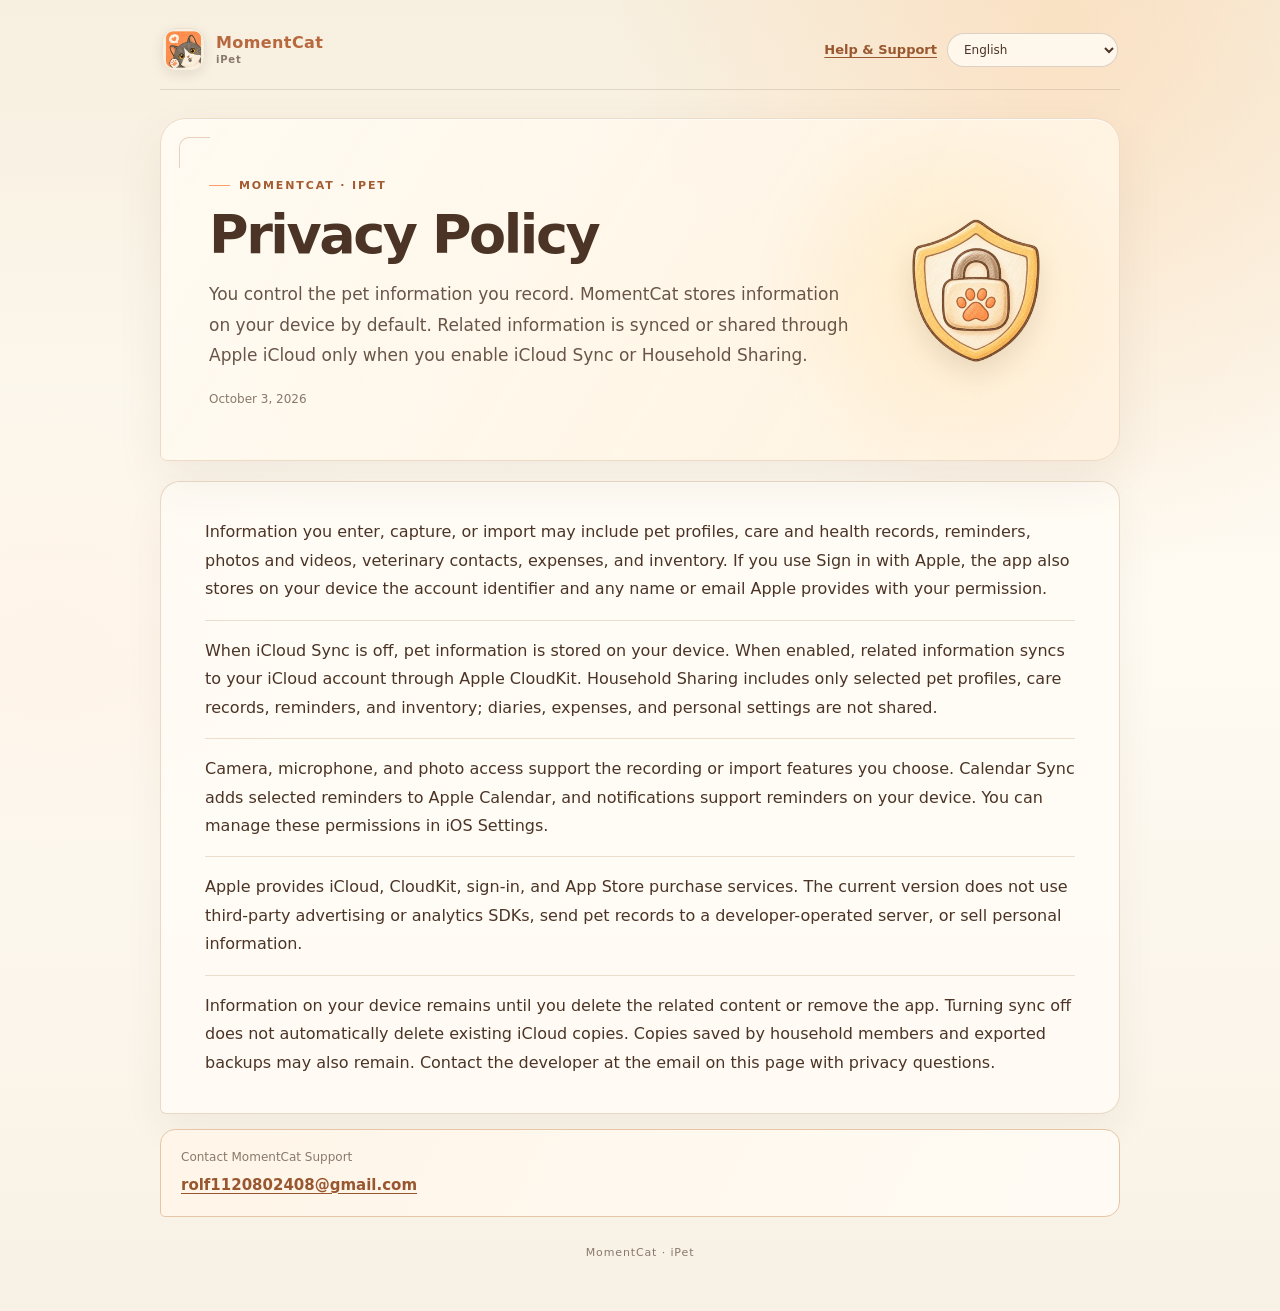
<file: index.html>
<!doctype html>
<html lang="zh-Hans">
<head>
  <meta charset="utf-8">
  <meta name="viewport" content="width=device-width, initial-scale=1">
  <meta name="description" content="喵刻 iPet 隐私政策。">
  <meta name="theme-color" content="#f7efdf">
  <title>隐私政策 · 喵刻 iPet</title>
  <link rel="stylesheet" href="styles.css">
  <script type="module" src="site.js"></script>
</head>
<body data-page="privacy" data-locales-url="locales.json">
  <main class="page-shell">
    <header class="masthead">
      <a class="brand" href="./" aria-label="MomentCat iPet">
        <img class="brand-mark" src="assets/momentcat-app-icon.png" alt="">
        <span class="brand-name"><span lang="en">MomentCat</span><small>iPet</small></span>
      </a>
      <div class="page-controls">
        <a id="related-link" class="related-link" href="support/">帮助与支持</a>
        <label class="sr-only" for="language-picker">Language / 语言</label>
        <select id="language-picker" aria-label="Language / 语言">
          <option value="zh-Hans">简体中文</option>
          <option value="en">English</option>
        </select>
      </div>
    </header>

    <section class="intro-card">
      <div class="intro-copy">
        <p class="eyebrow">MomentCat · iPet</p>
        <h1 id="page-title">隐私政策</h1>
        <p id="page-intro">你记录的宠物资料由你掌握。喵刻默认将资料保存在设备上；只有启用 iCloud 同步或家庭共享后，相关资料才会通过 Apple 的 iCloud 服务同步或分享。</p>
        <time class="updated" id="updated-date" datetime="2026-10-03">2026年10月3日</time>
      </div>
      <img class="hero-art" src="assets/privacy-shield.png" alt="" aria-hidden="true">
    </section>

    <div id="page-content" class="page-content">
      <section class="content-card privacy-copy" aria-label="隐私政策">
        <p>你输入、拍摄或导入的内容可能包括宠物档案、照护与健康记录、提醒、照片和视频、兽医联系人、开支及库存。如果你使用 Apple 登录，应用也会在设备上保存 Apple 提供的账号标识及你授权提供的姓名或邮箱。</p>
        <p>关闭 iCloud 同步时，宠物资料保存在你的设备上。启用后，相关资料会通过 Apple CloudKit 同步到你的 iCloud 账号。家庭共享仅分享所选宠物档案、照护记录、提醒和库存；日记、开支及个人设置不在共享范围内。</p>
        <p>相机、麦克风和照片访问用于你选择的拍摄、录影或导入功能；日历同步会把你选择的提醒写入 Apple 日历，通知用于设备上的提醒。你可以在 iOS 设置中管理这些权限。</p>
        <p>Apple 提供 iCloud、CloudKit、登录和 App Store 购买相关服务。当前版本不使用第三方广告或分析 SDK，不会把宠物记录发送到开发者运营的服务器，也不会出售个人信息。</p>
        <p>设备上的资料会保留到你删除相关内容或移除应用。关闭同步不会自动删除 iCloud 中已有的副本；共享成员已保存的内容、导出的备份也可能继续保留，需要在相应账号或保存位置管理。隐私问题可通过本页支持邮箱联系开发者。</p>
      </section>
      <section class="contact-card">
        <div>
          <p class="contact-label">联系喵刻支持</p>
          <a class="contact-email" href="mailto:rolf1120802408@gmail.com">rolf1120802408@gmail.com</a>
        </div>
      </section>
    </div>

    <footer>MomentCat · iPet</footer>
  </main>
</body>
</html>
</file>
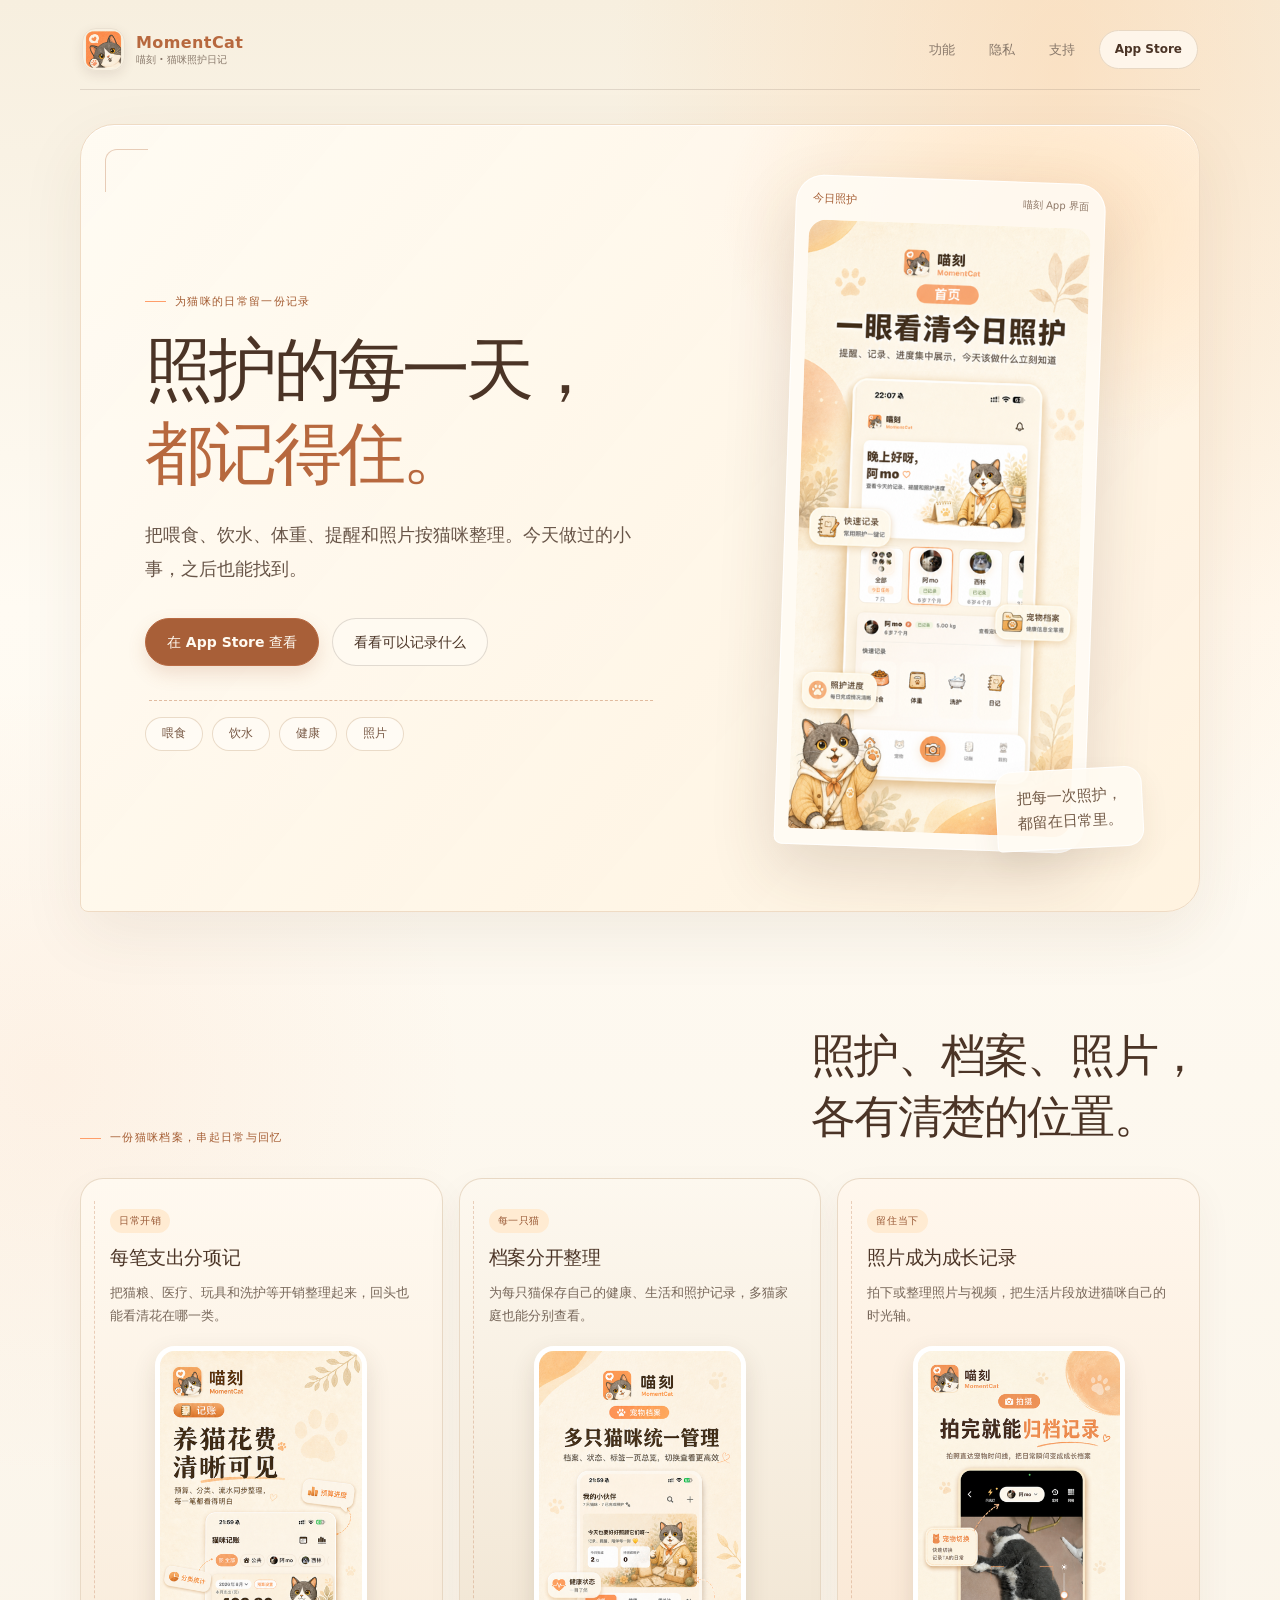
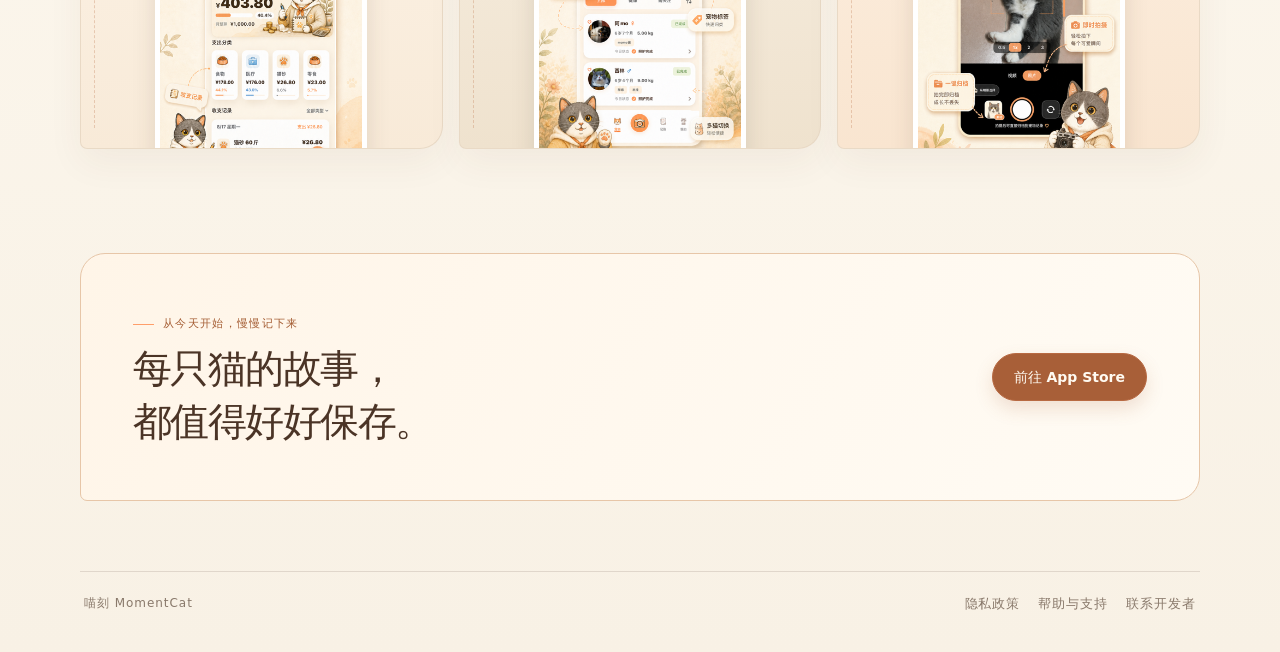
<file: home/index.html>
<!doctype html>
<html lang="zh-Hans">
<head>
  <meta charset="utf-8">
  <meta name="viewport" content="width=device-width, initial-scale=1">
  <meta name="description" content="喵刻 MomentCat 为每只猫整理照护记录、提醒、健康档案、照片与生活片段。">
  <meta name="theme-color" content="#f7efdf">
  <meta property="og:type" content="website">
  <meta property="og:title" content="喵刻 MomentCat · 猫咪照护日记">
  <meta property="og:description" content="把日常照护，和成长回忆记在一起。">
  <meta property="og:url" content="https://littlewhitefrf.github.io/ipet-privacy-policy/home/">
  <link rel="canonical" href="https://littlewhitefrf.github.io/ipet-privacy-policy/home/">
  <title>喵刻 MomentCat · 猫咪照护日记</title>
  <link rel="stylesheet" href="../styles.css">
  <link rel="stylesheet" href="home.css">
</head>
<body>
  <main class="home-shell">
    <header class="masthead home-masthead">
      <a class="brand" href="./" aria-label="喵刻 MomentCat 首页">
        <img class="brand-mark" src="../assets/momentcat-app-icon.png" alt="">
        <span class="brand-name"><span lang="en">MomentCat</span><small>喵刻 · 猫咪照护日记</small></span>
      </a>
      <nav class="home-nav" aria-label="站点导航">
        <a href="#features">功能</a>
        <a href="../?lang=zh-Hans">隐私</a>
        <a href="../support/?lang=zh-Hans">支持</a>
      </nav>
      <a class="home-nav-cta" href="https://apps.apple.com/app/apple-store/id6795150955?pt=129225631&amp;ct=CN-Home-ASO-2026-10&amp;mt=8">App Store</a>
    </header>

    <section class="home-hero" aria-labelledby="home-title">
      <div class="home-hero-copy">
        <p class="eyebrow">为猫咪的日常留一份记录</p>
        <h1 id="home-title">照护的每一天，<br><span>都记得住。</span></h1>
        <p class="home-hero-description">把喂食、饮水、体重、提醒和照片按猫咪整理。今天做过的小事，之后也能找到。</p>
        <div class="home-actions">
          <a class="home-button home-button-primary" href="https://apps.apple.com/app/apple-store/id6795150955?pt=129225631&amp;ct=CN-Home-ASO-2026-10&amp;mt=8">在 App Store 查看</a>
          <a class="home-button home-button-secondary" href="#features">看看可以记录什么</a>
        </div>
        <div class="care-ribbon" aria-label="喵刻支持记录喂食、饮水、健康和照片">
          <span>喂食</span><span>饮水</span><span>健康</span><span>照片</span>
        </div>
      </div>

      <figure class="home-hero-screen">
        <figcaption><span>今日照护</span><span>喵刻 App 界面</span></figcaption>
        <img src="assets/appstore-home-1_1_2.png" alt="喵刻 App 今日照护页面，集中显示照护记录、猫咪档案和进度。" width="370" height="800" fetchpriority="high">
      </figure>
      <div class="home-note" aria-hidden="true">把每一次照护，<br>都留在日常里。</div>
    </section>

    <section class="home-features" id="features" aria-labelledby="features-title">
      <div class="home-section-heading">
        <p class="eyebrow">一份猫咪档案，串起日常与回忆</p>
        <h2 id="features-title">照护、档案、照片，<br>各有清楚的位置。</h2>
      </div>

      <div class="feature-grid">
        <article class="feature-card feature-card-ledger">
          <div class="feature-card-copy">
            <p class="feature-label">日常开销</p>
            <h3>每笔支出分项记</h3>
            <p>把猫粮、医疗、玩具和洗护等开销整理起来，回头也能看清花在哪一类。</p>
          </div>
          <img src="assets/appstore-ledger-1_1_2.png" alt="喵刻账本页面截图，可查看猫咪日常开销分类。" width="370" height="800" loading="lazy">
        </article>

        <article class="feature-card feature-card-pets">
          <div class="feature-card-copy">
            <p class="feature-label">每一只猫</p>
            <h3>档案分开整理</h3>
            <p>为每只猫保存自己的健康、生活和照护记录，多猫家庭也能分别查看。</p>
          </div>
          <img src="assets/appstore-pets-1_1_2.png" alt="喵刻多猫档案列表截图。" width="370" height="800" loading="lazy">
        </article>

        <article class="feature-card feature-card-memory">
          <div class="feature-card-copy">
            <p class="feature-label">留住当下</p>
            <h3>照片成为成长记录</h3>
            <p>拍下或整理照片与视频，把生活片段放进猫咪自己的时光轴。</p>
          </div>
          <img src="assets/appstore-camera-1_1_2.png" alt="喵刻相机页面截图，可拍摄并归档猫咪的日常照片。" width="370" height="800" loading="lazy">
        </article>
      </div>
    </section>

    <section class="home-cta" aria-labelledby="cta-title">
      <div>
        <p class="eyebrow">从今天开始，慢慢记下来</p>
        <h2 id="cta-title">每只猫的故事，<br>都值得好好保存。</h2>
      </div>
      <a class="home-button home-button-primary" href="https://apps.apple.com/app/apple-store/id6795150955?pt=129225631&amp;ct=CN-Home-ASO-2026-10&amp;mt=8">前往 App Store</a>
    </section>

    <footer class="home-footer">
      <span>喵刻 MomentCat</span>
      <nav aria-label="页脚导航">
        <a href="../?lang=zh-Hans">隐私政策</a>
        <a href="../support/?lang=zh-Hans">帮助与支持</a>
        <a href="mailto:rolf1120802408@gmail.com?subject=MomentCat%20iPet%20Support">联系开发者</a>
      </nav>
    </footer>
  </main>
</body>
</html>
</file>
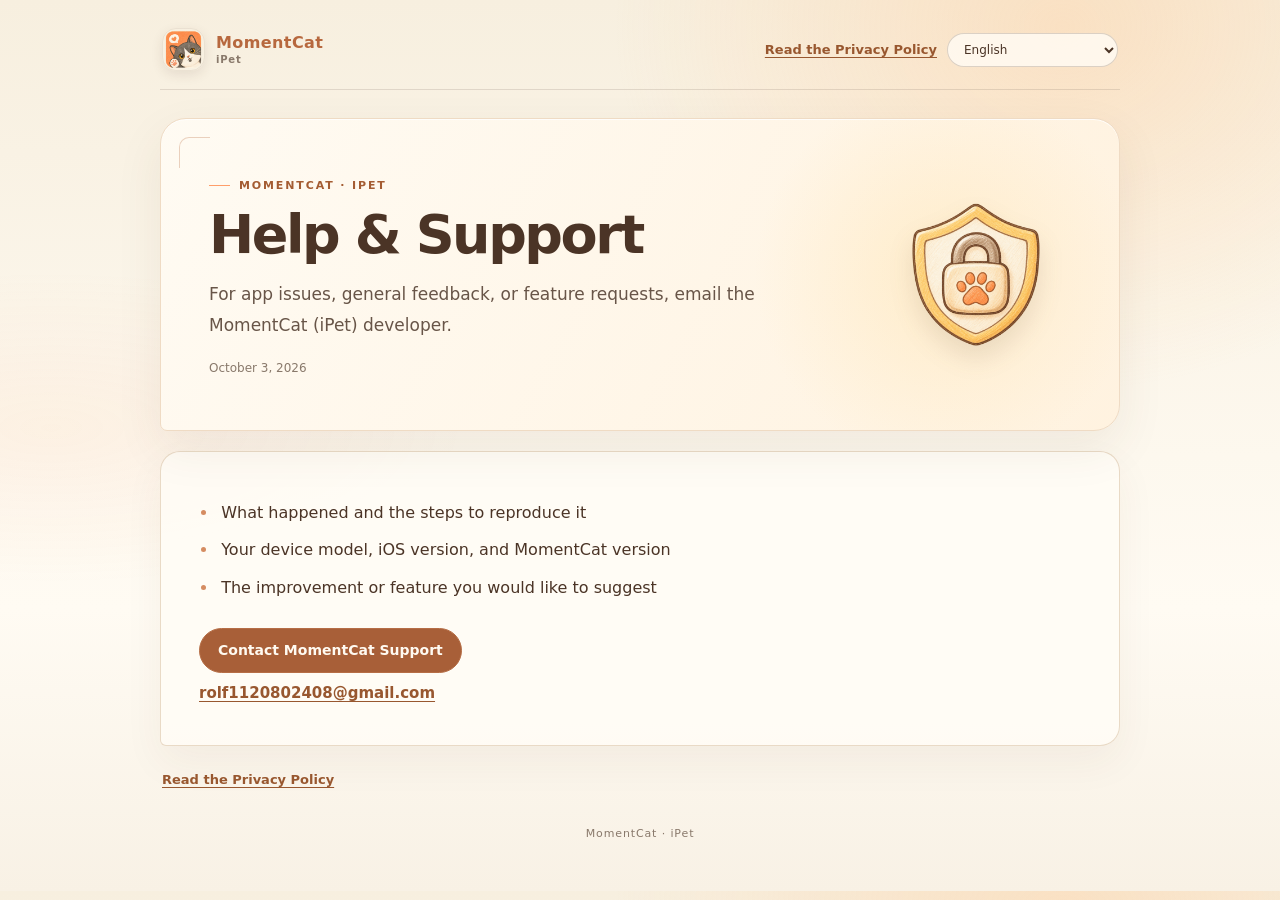
<file: support/index.html>
<!doctype html>
<html lang="zh-Hans">
<head>
  <meta charset="utf-8">
  <meta name="viewport" content="width=device-width, initial-scale=1">
  <meta name="description" content="喵刻 iPet 帮助与支持。">
  <meta name="theme-color" content="#f7efdf">
  <title>帮助与支持 · 喵刻 iPet</title>
  <link rel="stylesheet" href="../styles.css">
  <script type="module" src="../site.js"></script>
</head>
<body data-page="support" data-locales-url="../locales.json">
  <main class="page-shell">
    <header class="masthead">
      <a class="brand" href="../" aria-label="MomentCat iPet">
        <img class="brand-mark" src="../assets/momentcat-app-icon.png" alt="">
        <span class="brand-name"><span lang="en">MomentCat</span><small>iPet</small></span>
      </a>
      <div class="page-controls">
        <a id="related-link" class="related-link" href="../">隐私政策</a>
        <label class="sr-only" for="language-picker">Language / 语言</label>
        <select id="language-picker" aria-label="Language / 语言">
          <option value="zh-Hans">简体中文</option>
          <option value="en">English</option>
        </select>
      </div>
    </header>

    <section class="intro-card support-intro-card">
      <div class="intro-copy">
        <p class="eyebrow">MomentCat · iPet</p>
        <h1 id="page-title">帮助与支持</h1>
        <p id="page-intro">如果你遇到应用问题、想提供反馈或提出功能建议，请给喵刻（iPet）开发者发送邮件。</p>
        <time class="updated" id="updated-date" datetime="2026-10-03">2026年10月3日</time>
      </div>
      <img class="hero-art" src="../assets/privacy-shield.png" alt="" aria-hidden="true">
    </section>

    <div id="page-content" class="page-content">
      <section class="content-card support-copy">
        <ul class="support-details">
          <li>遇到的问题及复现步骤</li>
          <li>设备型号、iOS 版本和喵刻版本</li>
          <li>你希望改进的内容或建议</li>
        </ul>
        <div class="support-contact">
          <a class="support-button" href="mailto:rolf1120802408@gmail.com?subject=MomentCat%20iPet%20Support">联系喵刻支持</a>
          <a class="contact-email support-address" href="mailto:rolf1120802408@gmail.com">rolf1120802408@gmail.com</a>
        </div>
      </section>
      <a class="privacy-link" href="../">查看隐私政策</a>
    </div>

    <footer>MomentCat · iPet</footer>
  </main>
</body>
</html>
</file>
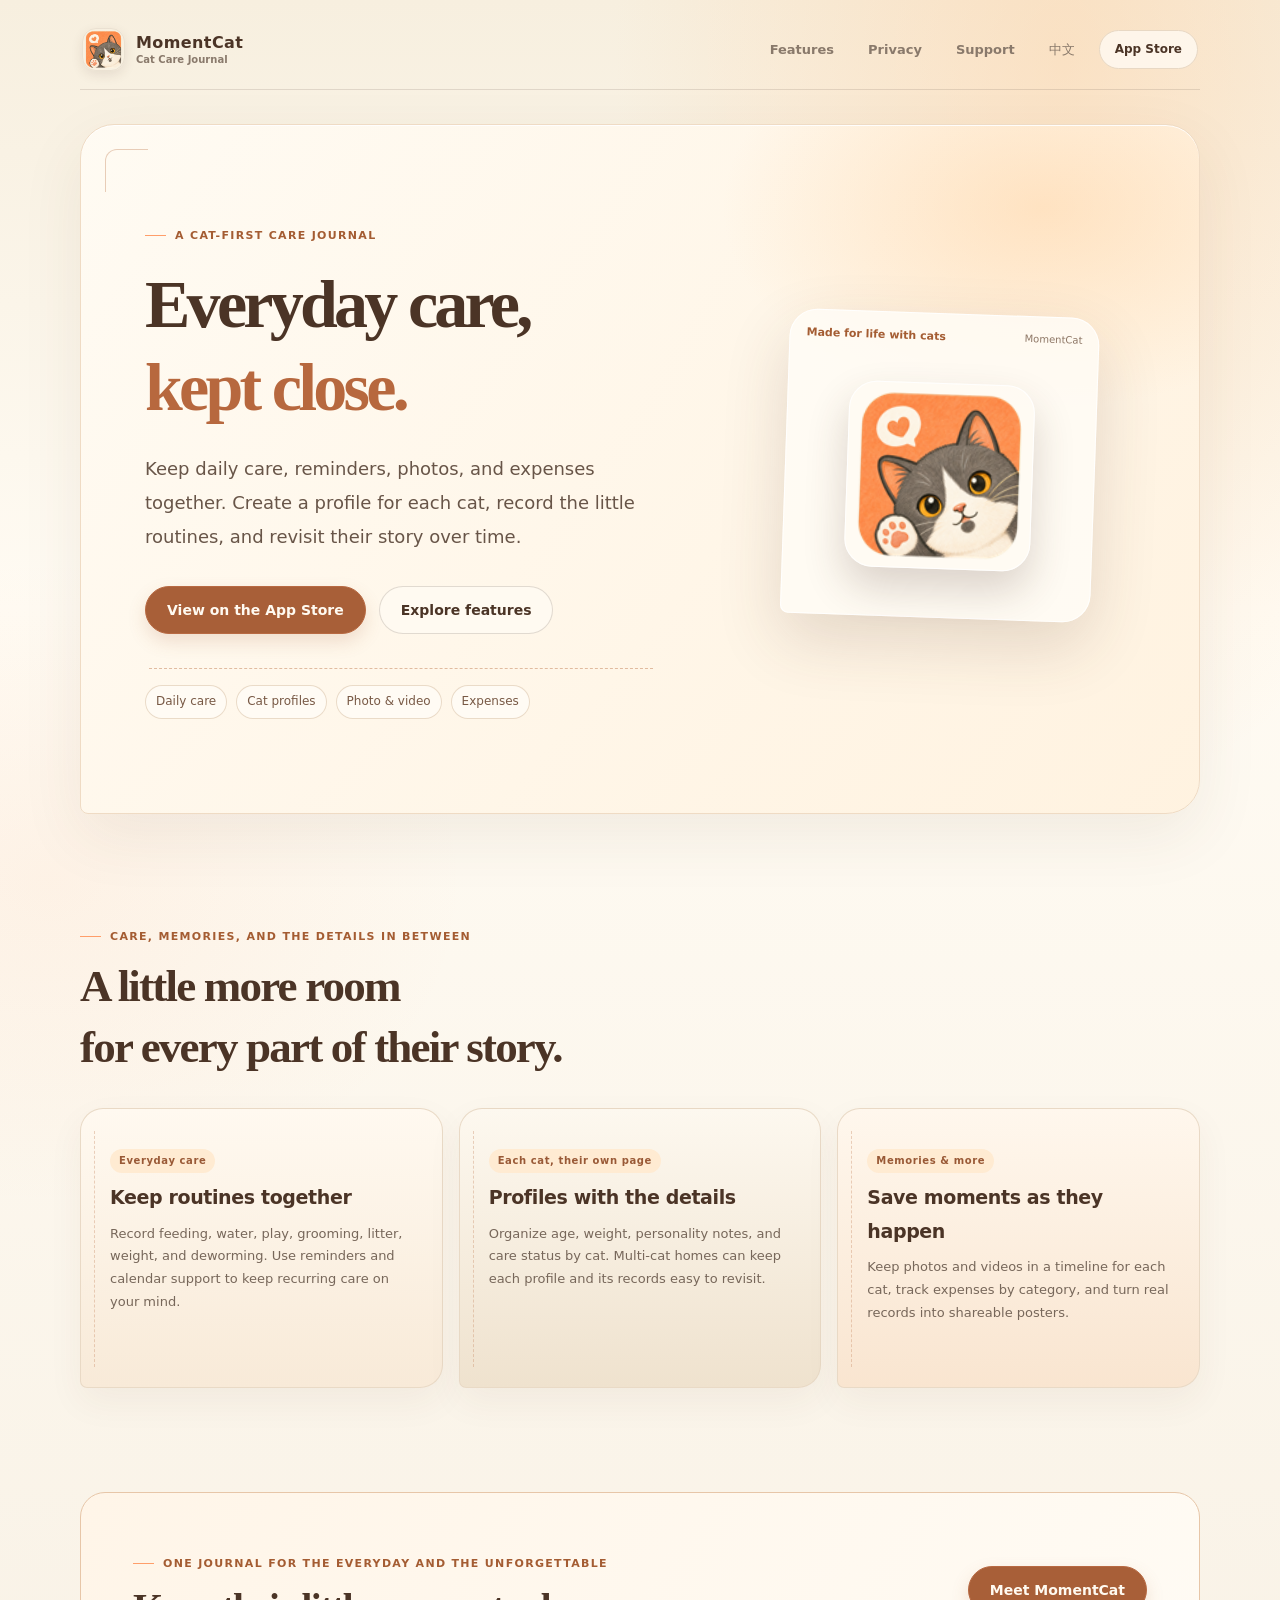
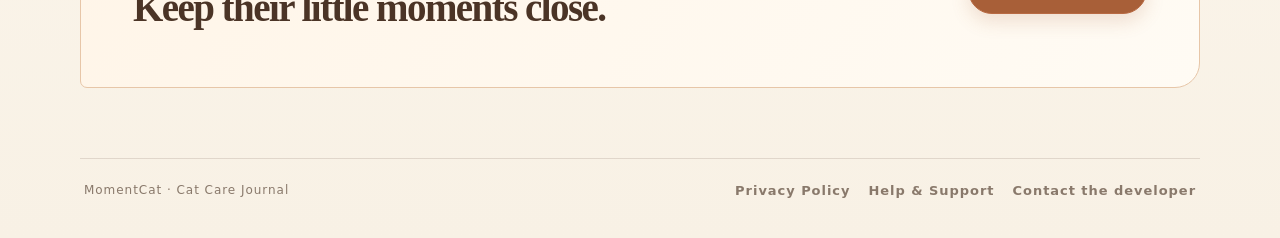
<file: home/en/index.html>
<!doctype html>
<html lang="en">
<head>
  <meta charset="utf-8">
  <meta name="viewport" content="width=device-width, initial-scale=1">
  <meta name="description" content="Keep your cat's daily care, reminders, photos, health notes, and expenses together with MomentCat, a cat-first care journal.">
  <meta name="theme-color" content="#f7efdf">
  <meta property="og:type" content="website">
  <meta property="og:title" content="MomentCat · Cat Care Journal">
  <meta property="og:description" content="Everyday care, memories, and the little details of life with your cat — together in one journal.">
  <meta property="og:url" content="https://littlewhitefrf.github.io/ipet-privacy-policy/home/en/">
  <link rel="canonical" href="https://littlewhitefrf.github.io/ipet-privacy-policy/home/en/">
  <title>MomentCat · Cat Care Journal</title>
  <link rel="stylesheet" href="../../styles.css">
  <link rel="stylesheet" href="../home.css">
  <link rel="stylesheet" href="home-en.css">
</head>
<body>
  <main class="home-shell">
    <header class="masthead home-masthead">
      <a class="brand" href="./" aria-label="MomentCat home">
        <img class="brand-mark" src="../../assets/momentcat-app-icon.png" alt="">
        <span class="brand-name">MomentCat<small>Cat Care Journal</small></span>
      </a>
      <nav class="home-nav" aria-label="Site navigation">
        <a href="#features">Features</a>
        <a href="../../?lang=en">Privacy</a>
        <a href="../../support/?lang=en">Support</a>
        <a href="../?lang=zh-Hans" lang="zh-Hans">中文</a>
      </nav>
      <a class="home-nav-cta" href="https://apps.apple.com/app/apple-store/id6795150955?pt=129225631&amp;ct=US-Home-ASO-2026-10&amp;mt=8">App Store</a>
    </header>

    <section class="home-hero" aria-labelledby="home-title">
      <div class="home-hero-copy">
        <p class="eyebrow">A cat-first care journal</p>
        <h1 id="home-title">Everyday care,<br><span>kept close.</span></h1>
        <p class="home-hero-description">Keep daily care, reminders, photos, and expenses together. Create a profile for each cat, record the little routines, and revisit their story over time.</p>
        <div class="home-actions">
          <a class="home-button home-button-primary" href="https://apps.apple.com/app/apple-store/id6795150955?pt=129225631&amp;ct=US-Home-ASO-2026-10&amp;mt=8">View on the App Store</a>
          <a class="home-button home-button-secondary" href="#features">Explore features</a>
        </div>
        <div class="care-ribbon" aria-label="Care journal features">
          <span>Daily care</span><span>Cat profiles</span><span>Photo &amp; video</span><span>Expenses</span>
        </div>
      </div>

      <figure class="home-hero-screen">
        <figcaption><span>Made for life with cats</span><span>MomentCat</span></figcaption>
        <img src="../../assets/momentcat-app-icon.png" alt="MomentCat app icon, a cat on a warm orange background" width="1024" height="1024" fetchpriority="high">
      </figure>
    </section>

    <section class="home-features" id="features" aria-labelledby="features-title">
      <div class="home-section-heading">
        <div>
          <p class="eyebrow">Care, memories, and the details in between</p>
          <h2 id="features-title">A little more room<br>for every part of their story.</h2>
        </div>
      </div>

      <div class="feature-grid">
        <article class="feature-card feature-card-ledger">
          <div class="feature-card-copy">
            <p class="feature-label">Everyday care</p>
            <h3>Keep routines together</h3>
            <p>Record feeding, water, play, grooming, litter, weight, and deworming. Use reminders and calendar support to keep recurring care on your mind.</p>
          </div>
        </article>

        <article class="feature-card feature-card-pets">
          <div class="feature-card-copy">
            <p class="feature-label">Each cat, their own page</p>
            <h3>Profiles with the details</h3>
            <p>Organize age, weight, personality notes, and care status by cat. Multi-cat homes can keep each profile and its records easy to revisit.</p>
          </div>
        </article>

        <article class="feature-card feature-card-memory">
          <div class="feature-card-copy">
            <p class="feature-label">Memories &amp; more</p>
            <h3>Save moments as they happen</h3>
            <p>Keep photos and videos in a timeline for each cat, track expenses by category, and turn real records into shareable posters.</p>
          </div>
        </article>
      </div>
    </section>

    <section class="home-cta" aria-labelledby="cta-title">
      <div>
        <p class="eyebrow">One journal for the everyday and the unforgettable</p>
        <h2 id="cta-title">Keep their little moments close.</h2>
      </div>
      <a class="home-button home-button-primary" href="https://apps.apple.com/app/apple-store/id6795150955?pt=129225631&amp;ct=US-Home-ASO-2026-10&amp;mt=8">Meet MomentCat</a>
    </section>

    <footer class="home-footer">
      <span>MomentCat · Cat Care Journal</span>
      <nav aria-label="Footer navigation">
        <a href="../../?lang=en">Privacy Policy</a>
        <a href="../../support/?lang=en">Help &amp; Support</a>
        <a href="mailto:rolf1120802408@gmail.com?subject=MomentCat%20Support">Contact the developer</a>
      </nav>
    </footer>
  </main>
</body>
</html>
</file>
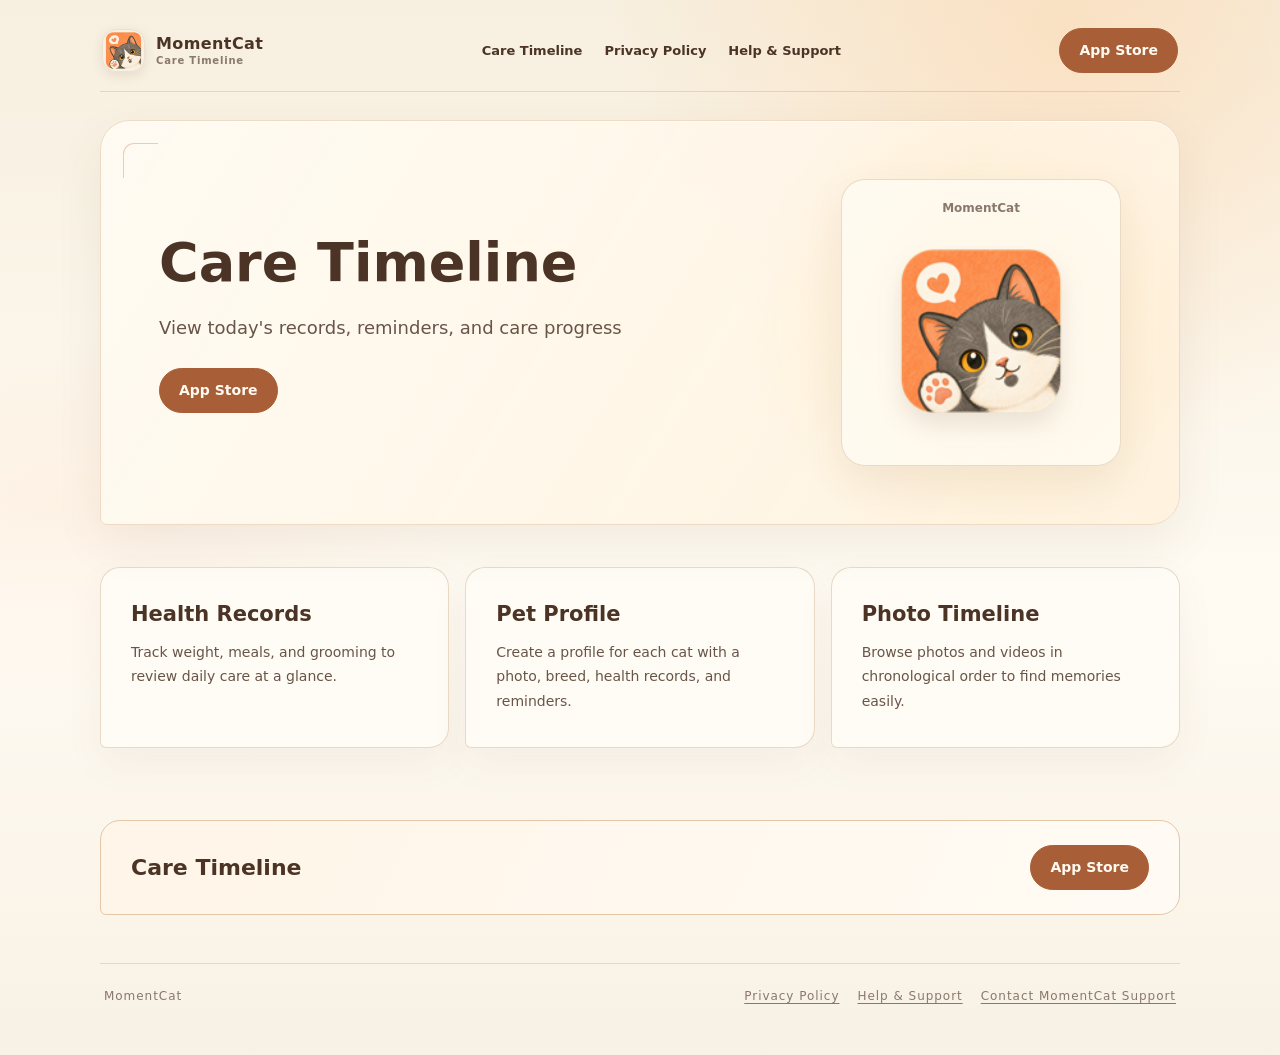
<file: home/international/index.html>
<!doctype html>
<html lang="en">
<head>
  <meta charset="utf-8">
  <meta name="viewport" content="width=device-width, initial-scale=1">
  <meta name="description" content="View today's records, reminders, and care progress.">
  <meta name="theme-color" content="#f7efdf">
  <meta property="og:type" content="website">
  <meta property="og:title" content="MomentCat · Care Timeline">
  <meta property="og:description" content="View today's records, reminders, and care progress.">
  <meta property="og:url" content="https://littlewhitefrf.github.io/ipet-privacy-policy/home/international/">
  <link rel="canonical" href="https://littlewhitefrf.github.io/ipet-privacy-policy/home/international/">
  <title>MomentCat · Care Timeline</title>
  <link rel="stylesheet" href="../../styles.css">
  <link rel="stylesheet" href="../../home.css">
  <link rel="stylesheet" href="international.css">
</head>
<body>
  <main class="home-shell home-international">
    <header class="masthead home-masthead">
      <a class="brand" href="./" aria-label="MomentCat">
        <img class="brand-mark" src="../../assets/momentcat-app-icon.png" alt="">
        <span class="brand-name">MomentCat<small id="brand-tagline">Care Timeline</small></span>
      </a>
      <nav class="home-nav">
        <a href="#features" id="features-link">Care Timeline</a>
        <a href="../../?lang=en" id="privacy-link">Privacy</a>
        <a href="../../support/?lang=en" id="support-link">Help &amp; Support</a>
      </nav>
      <a class="home-nav-cta" data-app-store href="https://apps.apple.com/app/apple-store/id6795150955">App Store</a>
    </header>

    <section class="home-hero" aria-labelledby="home-title">
      <div class="home-hero-copy">
        <h1 id="home-title">Care Timeline</h1>
        <p class="home-hero-description" id="home-description">View today's records, reminders, and care progress.</p>
        <div class="home-actions">
          <a class="home-button home-button-primary" data-app-store href="https://apps.apple.com/app/apple-store/id6795150955">App Store</a>
        </div>
      </div>

      <figure class="home-hero-screen">
        <figcaption><span>MomentCat</span></figcaption>
        <img src="../../assets/momentcat-app-icon.png" alt="" width="1024" height="1024" fetchpriority="high">
      </figure>
    </section>

    <section class="home-features" id="features" aria-label="Care features">
      <div class="feature-grid">
        <article class="feature-card feature-card-ledger">
          <div class="feature-card-copy">
            <h2 id="feature-health-title">Health Records</h2>
            <p id="feature-health-description">Track weight, meals, and grooming to read daily status more easily.</p>
          </div>
        </article>

        <article class="feature-card feature-card-pets">
          <div class="feature-card-copy">
            <h2 id="feature-profile-title">Pet Profile</h2>
            <p id="feature-profile-description">Add a photo, breed, health records, and reminder settings for each cat.</p>
          </div>
        </article>

        <article class="feature-card feature-card-memory">
          <div class="feature-card-copy">
            <h2 id="feature-timeline-title">Photo Timeline</h2>
            <p id="feature-timeline-description">Photos and videos are saved by date so memories stay easy to find.</p>
          </div>
        </article>
      </div>
    </section>

    <section class="home-cta" aria-labelledby="cta-title">
      <div>
        <h2 id="cta-title">Care Timeline</h2>
      </div>
      <a class="home-button home-button-primary" data-app-store href="https://apps.apple.com/app/apple-store/id6795150955">App Store</a>
    </section>

    <footer class="home-footer">
      <span>MomentCat</span>
      <nav>
        <a id="footer-privacy-link" href="../../?lang=en">Privacy Policy</a>
        <a id="footer-support-link" href="../../support/?lang=en">Help &amp; Support</a>
        <a id="contact-link" href="mailto:rolf1120802408@gmail.com?subject=MomentCat%20Support">Contact support</a>
      </nav>
    </footer>
  </main>
  <script type="module" src="./home.js"></script>
</body>
</html>
</file>
<file: styles.css>
:root {
  color-scheme: light;
  --paper: #f7efdf;
  --paper-light: #fffbf3;
  --paper-warm: #fff2df;
  --ink: #4b3426;
  --muted: #89796b;
  --line: #e8d8c4;
  --peach: #ff9e6a;
  --caramel: #c98d67;
  font-family: -apple-system, BlinkMacSystemFont, "PingFang SC", "Hiragino Sans GB", "Microsoft YaHei", system-ui, sans-serif;
  font-synthesis: none;
  text-rendering: optimizeLegibility;
  scroll-behavior: smooth;
}

* { box-sizing: border-box; }
body {
  margin: 0;
  color: var(--ink);
  background:
    radial-gradient(ellipse at 83% 3%, rgba(255, 196, 139, .34), transparent 28rem),
    radial-gradient(ellipse at 4% 48%, rgba(255, 158, 106, .08), transparent 26rem),
    linear-gradient(180deg, var(--paper) 0%, var(--paper-light) 38rem, #f8f1e5 100%);
  line-height: 1.78;
}

a { color: #98572f; text-underline-offset: .22em; }
a:hover { color: #6e3d23; }
a:focus-visible, select:focus-visible { outline: 3px solid var(--peach); outline-offset: 4px; border-radius: 5px; }
.page-shell { width: min(100% - 48px, 960px); margin: 0 auto; padding: 24px 0 48px; }
.masthead { display: flex; align-items: center; justify-content: space-between; gap: 18px; padding: 4px 2px 18px; border-bottom: 1px solid rgba(137, 121, 107, .22); }
.brand { display: flex; align-items: center; gap: 11px; min-width: 0; color: var(--ink); text-decoration: none; }
.brand-mark { width: 43px; height: 43px; flex: 0 0 auto; border: 1px solid rgba(75, 52, 38, .08); border-radius: 14px; box-shadow: 0 4px 12px rgba(75, 52, 38, .1); }
.brand-name { font-size: 16px; font-weight: 760; letter-spacing: .025em; line-height: 1.3; }
.brand-name span { color: #b7683e; font-weight: 600; }
.brand-name small { display: block; color: var(--muted); font-size: 10px; font-weight: 550; letter-spacing: .08em; }
.page-controls { display: flex; align-items: center; gap: 10px; }
.related-link { font-size: 13px; font-weight: 650; }
select { max-width: min(48vw, 230px); padding: 8px 30px 8px 12px; border: 1px solid rgba(137, 121, 107, .3); border-radius: 999px; color: var(--ink); background: rgba(255, 251, 243, .85); font: inherit; font-size: 12px; }
.intro-card { position: relative; display: grid; grid-template-columns: minmax(0, 1fr) 190px; align-items: center; gap: 28px; min-height: 245px; margin: 28px 0 20px; padding: clamp(27px, 5vw, 48px); overflow: hidden; border: 1px solid #efdbc4; border-radius: 26px 26px 26px 7px; background: radial-gradient(circle at 82% 50%, rgba(255, 225, 166, .42), transparent 12rem), linear-gradient(122deg, rgba(255, 251, 243, .98), rgba(255, 242, 223, .95)); box-shadow: 0 18px 48px rgba(87, 60, 40, .08), inset 0 1px rgba(255, 255, 255, .8); }
.intro-card::before { position: absolute; top: 18px; left: 18px; width: 30px; height: 30px; border-top: 1px solid rgba(201, 141, 103, .38); border-left: 1px solid rgba(201, 141, 103, .38); border-radius: 10px 0 0; content: ""; }
.intro-copy { position: relative; z-index: 1; }
.eyebrow { display: inline-flex; align-items: center; gap: 9px; margin: 0; color: #a45c32; font-size: 11px; font-weight: 750; letter-spacing: .17em; text-transform: uppercase; }
.eyebrow::before { width: 21px; height: 1px; background: var(--peach); content: ""; }
h1 { max-width: 14em; margin: 9px 0 13px; font-size: clamp(34px, 6vw, 54px); line-height: 1.14; letter-spacing: -.045em; hyphens: auto; overflow-wrap: anywhere; }
.intro-copy > p:not(.eyebrow) { max-width: 670px; margin: 0; color: #685548; font-size: clamp(15px, 2vw, 17px); line-height: 1.8; }
.updated { display: inline-flex; margin-top: 18px; color: var(--muted); font-size: 12px; }
.hero-art { position: relative; z-index: 1; display: block; width: min(100%, 180px); justify-self: center; filter: drop-shadow(0 13px 12px rgba(91, 62, 40, .12)); }
.page-content { display: grid; gap: 15px; }
.content-card { border: 1px solid rgba(232, 216, 196, .95); border-radius: 20px 20px 20px 6px; background: rgba(255, 252, 246, .9); box-shadow: 0 16px 40px rgba(87, 60, 40, .055); }
.privacy-copy { padding: clamp(22px, 4vw, 36px) clamp(22px, 5vw, 44px); }
.privacy-copy p { margin: 0; padding: 16px 0; border-bottom: 1px solid rgba(232, 216, 196, .8); }
.privacy-copy p:first-child { padding-top: 0; }
.privacy-copy p:last-child { padding-bottom: 0; border-bottom: 0; }
.contact-card { display: flex; flex-wrap: wrap; align-items: center; justify-content: space-between; gap: 10px 20px; padding: 17px 20px; border: 1px solid #e7c6a8; border-radius: 15px 15px 15px 5px; background: linear-gradient(115deg, #fff5e8, #fffbf4); }
.contact-label { margin: 0; color: var(--muted); font-size: 12px; }
.contact-email { display: inline-block; margin-top: 3px; font-size: 15px; font-weight: 720; overflow-wrap: anywhere; }
.support-copy { padding: clamp(24px, 4vw, 38px); }
.support-details { margin: 0; padding-inline-start: 1.2em; }
.support-details li { margin: 9px 0; padding-inline-start: 3px; }
.support-details li::marker { color: #d58c61; }
.support-contact { display: grid; justify-items: start; gap: 7px; margin-top: 26px; }
.support-button { display: inline-flex; align-items: center; justify-content: center; min-height: 44px; padding: 9px 18px; border: 1px solid #b66e46; border-radius: 999px; color: #fffaf1; background: #a85f38; font-size: 14px; font-weight: 720; text-decoration: none; }
.support-button:hover { color: #fff; background: #874724; }
.support-address { margin-top: 0; }
.privacy-link { justify-self: start; padding: 7px 2px; font-size: 13px; font-weight: 650; }
footer { padding: 26px 4px 0; color: var(--muted); font-size: 11px; letter-spacing: .08em; text-align: center; }
.sr-only { position: absolute; width: 1px; height: 1px; padding: 0; margin: -1px; overflow: hidden; clip: rect(0, 0, 0, 0); white-space: nowrap; border: 0; }

html[dir="rtl"] .eyebrow::before { order: 1; }
html[dir="rtl"] .privacy-copy, html[dir="rtl"] .support-copy { text-align: right; }
html[dir="rtl"] .support-details { padding-inline-start: 0; padding-inline-end: 1.2em; }

@media (max-width: 640px) {
  .page-shell { width: min(100% - 24px, 560px); padding-top: 13px; }
  .masthead { align-items: flex-start; gap: 8px; padding-bottom: 13px; }
  .brand { gap: 8px; }
  .brand-mark { width: 37px; height: 37px; border-radius: 11px; }
  .brand-name { font-size: 14px; }
  .page-controls { align-items: flex-end; flex-direction: column-reverse; gap: 5px; }
  .related-link { font-size: 11px; }
  select { max-width: 54vw; padding: 6px 25px 6px 9px; font-size: 11px; }
  .intro-card { grid-template-columns: minmax(0, 1fr) 86px; gap: 5px; min-height: 0; margin: 16px 0 14px; padding: 24px 17px 20px; border-radius: 20px 20px 20px 5px; }
  .intro-card::before { top: 10px; left: 10px; width: 22px; height: 22px; }
  .eyebrow { gap: 6px; font-size: 9px; letter-spacing: .13em; }
  .eyebrow::before { width: 14px; }
  h1 { margin: 8px 0; font-size: clamp(30px, 9vw, 39px); }
  .intro-copy > p:not(.eyebrow) { font-size: 13px; line-height: 1.72; }
  .updated { margin-top: 12px; font-size: 10px; }
  .hero-art { width: 86px; }
  .content-card { border-radius: 16px 16px 16px 5px; }
  .privacy-copy { padding: 19px 17px; }
  .privacy-copy p, .support-details li { font-size: 13px; }
  .privacy-copy p { padding: 13px 0; }
  .support-copy { padding: 21px 18px; }
  .contact-card { align-items: flex-start; padding: 14px; }
  .contact-email { font-size: 13px; }
}

@media (prefers-reduced-motion: reduce) {
  :root { scroll-behavior: auto; }
  *, *::before, *::after { transition-duration: .01ms !important; animation-duration: .01ms !important; animation-iteration-count: 1 !important; }
}
</file>
<file: home/home.css>
.home-shell { width: min(100% - 48px, 1120px); margin: 0 auto; padding: 24px 0 36px; }
.home-masthead { gap: 24px; }
.home-masthead .brand-name small { letter-spacing: 0; }
.home-nav { display: flex; align-items: center; gap: clamp(16px, 3vw, 34px); margin-left: auto; }
.home-nav a, .home-footer a { color: var(--muted); font-size: 13px; font-weight: 650; text-decoration: none; }
.home-nav a:hover, .home-footer a:hover { color: var(--ink); }
.home-nav-cta { padding: 8px 15px; border: 1px solid var(--line); border-radius: 999px; color: var(--ink); background: rgba(255, 251, 243, .8); font-size: 12px; font-weight: 700; text-decoration: none; }
.home-nav-cta:hover { background: #fff; }
.home-hero { position: relative; display: grid; grid-template-columns: minmax(0, 1fr) minmax(280px, 390px); align-items: center; gap: clamp(28px, 7vw, 88px); min-height: 690px; padding: 54px clamp(22px, 5vw, 70px) 62px; overflow: hidden; border: 1px solid #efdbc4; border-radius: 34px 34px 34px 8px; margin: 34px 0 104px; background: radial-gradient(ellipse at 86% 12%, rgba(255, 201, 143, .42), transparent 20rem), linear-gradient(130deg, rgba(255, 251, 243, .98), rgba(255, 242, 223, .94)); box-shadow: 0 22px 64px rgba(87, 60, 40, .08), inset 0 1px rgba(255, 255, 255, .9); }
.home-hero::before { position: absolute; top: 24px; left: 24px; width: 42px; height: 42px; border-top: 1px solid rgba(201, 141, 103, .42); border-left: 1px solid rgba(201, 141, 103, .42); border-radius: 12px 0 0; content: ""; }
.home-hero-copy { position: relative; z-index: 1; max-width: 570px; padding-top: 6px; }
.home-hero .eyebrow, .home-section-heading .eyebrow, .home-cta .eyebrow { margin: 0; color: #a45c32; font-size: 11px; font-weight: 750; letter-spacing: .12em; }
.home-hero h1 { max-width: none; margin: 17px 0 22px; font-family: "Songti SC", "STSong", "Noto Serif CJK SC", serif; font-size: clamp(43px, 5.8vw, 68px); font-weight: 650; line-height: 1.23; letter-spacing: -.055em; }
.home-hero h1 span { color: #b7683e; }
.home-hero-description { max-width: 500px; margin: 0; color: #685548; font-size: clamp(16px, 2vw, 18px); line-height: 1.9; }
.home-actions { display: flex; flex-wrap: wrap; align-items: center; gap: 13px; margin-top: 31px; }
.home-button { display: inline-flex; min-height: 48px; align-items: center; justify-content: center; padding: 11px 21px; border-radius: 999px; font-size: 14px; font-weight: 730; text-decoration: none; transition: transform .16s ease, box-shadow .16s ease, background-color .16s ease; }
.home-button:hover { transform: translateY(-2px); }
.home-button:focus-visible { outline: 3px solid var(--peach); outline-offset: 4px; }
.home-button-primary { border: 1px solid #b86a43; color: #fffaf1; background: #a85f38; box-shadow: 0 8px 18px rgba(168, 95, 56, .17); }
.home-button-primary:hover { color: #fff; background: #874724; box-shadow: 0 12px 22px rgba(168, 95, 56, .2); }
.home-button-secondary { border: 1px solid rgba(137, 121, 107, .25); color: var(--ink); background: rgba(255, 251, 243, .75); }
.care-ribbon { position: relative; display: flex; flex-wrap: wrap; gap: 9px; margin-top: 34px; padding-top: 17px; }
.care-ribbon::before { position: absolute; top: 0; right: 4px; left: 4px; border-top: 1px dashed rgba(201, 141, 103, .56); content: ""; }
.care-ribbon span { min-width: 58px; padding: 5px 10px; border: 1px solid rgba(232, 216, 196, .9); border-radius: 999px; color: #785945; background: rgba(255, 252, 246, .84); font-size: 12px; text-align: center; }
.home-hero-screen { position: relative; z-index: 1; width: min(100%, 310px); justify-self: center; margin: 0; padding: 13px 13px 15px; border: 1px solid rgba(255, 255, 255, .9); border-radius: 28px 28px 28px 8px; background: rgba(255, 252, 246, .84); box-shadow: 0 25px 65px rgba(88, 57, 38, .16); transform: rotate(2deg); }
.home-hero-screen figcaption { display: flex; justify-content: space-between; gap: 10px; padding: 0 3px 11px; color: #8d7665; font-size: 10px; }
.home-hero-screen figcaption span:first-child { color: #a45c32; font-size: 11px; font-weight: 750; }
.home-hero-screen img { display: block; width: 100%; height: auto; border-radius: 17px 17px 17px 4px; }
.home-note { position: absolute; right: 5%; bottom: 8%; z-index: 2; padding: 14px 20px; border: 1px solid rgba(255, 255, 255, .88); border-radius: 17px 17px 17px 5px; color: #715946; background: rgba(255, 251, 243, .93); box-shadow: 0 12px 28px rgba(87, 60, 40, .08); font-family: "Songti SC", "STSong", serif; font-size: 15px; line-height: 1.65; transform: rotate(-3deg); }
.home-features { padding: 0 0 104px; }
.home-section-heading { display: flex; align-items: flex-end; justify-content: space-between; gap: 28px; margin: 0 0 30px; }
.home-section-heading h2, .home-cta h2 { margin: 10px 0 0; font-family: "Songti SC", "STSong", "Noto Serif CJK SC", serif; font-size: clamp(30px, 4.2vw, 45px); font-weight: 620; line-height: 1.35; letter-spacing: -.04em; }
.feature-grid { display: grid; grid-template-columns: repeat(3, minmax(0, 1fr)); gap: 16px; }
.feature-card { position: relative; display: flex; min-height: 475px; flex-direction: column; overflow: hidden; border: 1px solid rgba(232, 216, 196, .95); border-radius: 23px 23px 23px 7px; background: rgba(255, 252, 246, .9); box-shadow: 0 14px 36px rgba(87, 60, 40, .055); }
.feature-card::before { position: absolute; top: 22px; bottom: 20px; left: 13px; border-left: 1px dashed rgba(201, 141, 103, .38); content: ""; }
.feature-card-copy { position: relative; z-index: 1; padding: 26px 23px 18px 29px; }
.feature-label { display: inline-block; margin: 0 0 8px; padding: 3px 9px; border-radius: 999px; color: #995936; background: #ffebd2; font-size: 10px; font-weight: 730; letter-spacing: .06em; }
.feature-card h3 { margin: 0 0 8px; font-size: 19px; letter-spacing: -.02em; }
.feature-card-copy > p:last-child { margin: 0; color: #77675a; font-size: 13px; line-height: 1.75; }
.feature-card img { display: block; width: min(68%, 212px); height: auto; align-self: center; margin: auto auto -45px; border: 5px solid #fff; border-radius: 20px 20px 0 0; box-shadow: 0 9px 25px rgba(65, 48, 34, .12); }
.feature-card-ledger { background: linear-gradient(180deg, #fff9f0, #f8ead8); }
.feature-card-pets { background: linear-gradient(180deg, #fdf8ef, #efe2ce); }
.feature-card-memory { background: linear-gradient(180deg, #fff7ed, #f9e5d0); }
.home-cta { display: flex; align-items: center; justify-content: space-between; gap: 28px; margin: 0 0 70px; padding: clamp(28px, 5vw, 52px); border: 1px solid #e7c6a8; border-radius: 25px 25px 25px 7px; background: linear-gradient(120deg, #fff5e8, #fffbf4); }
.home-cta h2 { margin-top: 9px; font-size: clamp(27px, 4vw, 39px); }
.home-footer { display: flex; flex-wrap: wrap; align-items: center; justify-content: space-between; gap: 14px 24px; padding: 20px 4px 0; border-top: 1px solid rgba(137, 121, 107, .22); color: var(--muted); font-size: 12px; }
.home-footer nav { display: flex; flex-wrap: wrap; gap: 18px; }

@media (max-width: 760px) {
  .home-shell { width: min(100% - 24px, 600px); padding-top: 13px; }
  .home-masthead { gap: 10px; }
  .home-nav { gap: 11px; }
  .home-nav a { font-size: 10px; }
  .home-nav-cta { display: none; }
  .home-hero { grid-template-columns: minmax(0, 1fr) minmax(120px, 35%); gap: 9px; min-height: 0; margin: 17px 0 73px; padding: 28px 18px 25px; border-radius: 22px 22px 22px 5px; }
  .home-hero::before { top: 10px; left: 10px; width: 24px; height: 24px; }
  .home-hero-copy { align-self: center; }
  .home-hero .eyebrow, .home-section-heading .eyebrow, .home-cta .eyebrow { font-size: 9px; letter-spacing: .08em; }
  .home-hero h1 { margin: 11px 0 12px; font-size: clamp(31px, 8.5vw, 46px); }
  .home-hero-description { font-size: 12px; line-height: 1.75; }
  .home-actions { align-items: flex-start; flex-direction: column; gap: 8px; margin-top: 17px; }
  .home-button { min-height: 41px; padding: 9px 15px; font-size: 12px; }
  .home-button-secondary { border-color: transparent; background: transparent; padding-left: 3px; }
  .care-ribbon { gap: 5px; margin-top: 15px; padding-top: 10px; }
  .care-ribbon span { min-width: 0; padding: 4px 7px; font-size: 9px; }
  .home-hero-screen { width: 100%; padding: 6px; border-radius: 16px 16px 16px 5px; transform: rotate(2deg) translateY(-10px); }
  .home-hero-screen figcaption { flex-direction: column; gap: 2px; padding: 0 3px 6px; font-size: 8px; }
  .home-hero-screen figcaption span:first-child { font-size: 9px; }
  .home-hero-screen img { border-radius: 11px 11px 11px 3px; }
  .home-note { display: none; }
  .home-features { padding-bottom: 68px; }
  .home-section-heading { display: block; margin-bottom: 19px; }
  .home-section-heading h2 { font-size: clamp(27px, 7vw, 36px); }
  .feature-grid { grid-template-columns: 1fr; gap: 12px; }
  .feature-card { min-height: 0; display: grid; grid-template-columns: minmax(0, 1fr) 104px; align-items: center; border-radius: 17px 17px 17px 5px; }
  .feature-card::before { top: 14px; bottom: 14px; left: 8px; }
  .feature-card-copy { padding: 16px 2px 17px 20px; }
  .feature-card h3 { font-size: 16px; }
  .feature-card-copy > p:last-child { font-size: 11px; }
  .feature-card img { width: 88px; max-height: 190px; justify-self: center; margin: 15px auto 0; border-width: 3px; border-radius: 12px 12px 0 0; }
  .home-cta { align-items: flex-start; flex-direction: column; margin-bottom: 42px; padding: 24px 19px; border-radius: 17px 17px 17px 5px; }
  .home-cta h2 { font-size: 27px; }
  .home-footer { align-items: flex-start; flex-direction: column; }
  .home-footer nav { gap: 12px; }
  .home-footer a { font-size: 11px; }
}

@media (max-width: 390px) {
  .home-masthead .brand-name small { font-size: 8px; }
  .home-nav { gap: 8px; }
  .home-nav a { font-size: 9px; }
  .home-hero { grid-template-columns: minmax(0, 1fr) 32%; padding-inline: 14px; }
  .home-hero h1 { font-size: 31px; }
  .home-hero-description { font-size: 11px; }
}

@media (max-width: 360px) {
  .home-hero { grid-template-columns: minmax(0, 1fr); gap: 22px; }
  .home-hero-copy { max-width: 100%; }
  .home-hero-screen { width: min(58%, 190px); justify-self: end; margin-right: 5px; }
}

@media (prefers-reduced-motion: reduce) {
  .home-button { transition: none; }
  .home-button:hover { transform: none; }
}
</file>
<file: home/en/home-en.css>
.home-hero h1, .home-section-heading h2, .home-cta h2 { font-family: Georgia, "Times New Roman", serif; }
.home-hero h1 { max-width: 10em; }
.home-hero-screen { width: min(100%, 310px); }
.home-hero-screen img { width: min(66%, 205px); margin: 25px auto 33px; border: 1px solid rgba(255, 255, 255, .9); border-radius: 28px; box-shadow: 0 20px 42px rgba(75, 52, 38, .2); }
.home-note { display: none; }
.feature-card { min-height: 280px; }
.feature-card-copy { padding-top: 36px; }

@media (max-width: 760px) {
  .home-hero-screen img { width: min(76%, 180px); margin: 18px auto 20px; border-radius: 23px; }
  .feature-card { display: block; min-height: 0; }
  .feature-card-copy { padding: 20px 17px 21px 25px; }
  .feature-card h3 { font-size: 17px; }
  .feature-card-copy > p:last-child { font-size: 12px; }
}
</file>
<file: home.css>
.home-shell {
  width: min(100% - 48px, 1080px);
  margin: 0 auto;
  padding: 24px 0 48px;
}

.home-masthead { gap: 16px; }
.home-nav { display: flex; align-items: center; gap: 22px; }
.home-nav a, .home-nav-cta { font-size: 13px; font-weight: 650; }
.home-nav a { color: var(--ink); text-decoration: none; }
.home-nav-cta, .home-button {
  display: inline-flex;
  align-items: center;
  justify-content: center;
  min-height: 44px;
  padding: 9px 19px;
  border: 1px solid #a85f38;
  border-radius: 999px;
  color: #fffaf1;
  background: #a85f38;
  font-size: 14px;
  font-weight: 720;
  text-decoration: none;
}
.home-nav-cta:hover, .home-button:hover { color: #fff; background: #874724; }
.home-hero {
  position: relative;
  display: grid;
  grid-template-columns: minmax(0, 1fr) 280px;
  align-items: center;
  gap: 36px;
  min-height: 340px;
  margin: 28px 0 24px;
  padding: clamp(28px, 6vw, 58px);
  overflow: hidden;
  border: 1px solid #efdbc4;
  border-radius: 30px 30px 30px 7px;
  background: radial-gradient(circle at 82% 50%, rgba(255, 225, 166, .42), transparent 15rem), linear-gradient(122deg, rgba(255, 251, 243, .98), rgba(255, 242, 223, .95));
  box-shadow: 0 18px 48px rgba(87, 60, 40, .08), inset 0 1px rgba(255, 255, 255, .8);
}
.home-hero::before { position: absolute; top: 22px; left: 22px; width: 34px; height: 34px; border-top: 1px solid rgba(201, 141, 103, .42); border-left: 1px solid rgba(201, 141, 103, .42); border-radius: 11px 0 0; content: ""; }
.home-hero-copy { position: relative; z-index: 1; }
.home-hero h1 { margin-top: 0; }
.home-hero-description { max-width: 620px; color: #685548; font-size: clamp(15px, 2vw, 18px); }
.home-actions { display: flex; flex-wrap: wrap; gap: 12px; margin-top: 24px; }
.home-hero-screen { display: grid; justify-items: center; margin: 0; padding: 18px; border: 1px solid rgba(232, 216, 196, .9); border-radius: 24px; background: rgba(255, 252, 246, .72); box-shadow: 0 16px 40px rgba(87, 60, 40, .08); }
.home-hero-screen figcaption { color: var(--muted); font-size: 12px; font-weight: 650; }
.home-hero-screen img { display: block; height: auto; border-radius: 22%; filter: drop-shadow(0 13px 12px rgba(91, 62, 40, .12)); }
.home-features { padding: 18px 0 56px; }
.feature-grid { display: grid; grid-template-columns: repeat(3, minmax(0, 1fr)); gap: 16px; }
.feature-card { min-height: 190px; overflow: hidden; border: 1px solid rgba(232, 216, 196, .95); border-radius: 20px 20px 20px 6px; background: rgba(255, 252, 246, .92); box-shadow: 0 16px 40px rgba(87, 60, 40, .055); }
.feature-card-copy { padding: 30px; }
.feature-card h2 { margin: 0 0 12px; font-size: 21px; line-height: 1.35; }
.feature-card-copy p { margin: 0; color: #685548; font-size: 14px; line-height: 1.75; }
.home-cta { display: flex; align-items: center; justify-content: space-between; gap: 20px; margin: 0 0 34px; padding: 24px 30px; border: 1px solid #e7c6a8; border-radius: 20px 20px 20px 6px; background: linear-gradient(115deg, #fff5e8, #fffbf4); }
.home-cta h2 { margin: 0; font-size: 22px; }
.home-footer { display: flex; justify-content: space-between; gap: 20px; padding-top: 22px; border-top: 1px solid rgba(137, 121, 107, .22); color: var(--muted); font-size: 12px; }
.home-footer nav { display: flex; flex-wrap: wrap; gap: 18px; }
.home-footer a { color: inherit; }
html[dir="rtl"] .home-hero { text-align: right; }
html[dir="rtl"] .home-hero::before { right: 22px; left: auto; border-right: 1px solid rgba(201, 141, 103, .42); border-left: 0; border-radius: 0 11px 0 0; }
html[dir="rtl"] .home-cta { text-align: right; }

@media (max-width: 760px) {
  .home-shell { width: min(100% - 24px, 560px); padding-top: 13px; }
  .home-masthead { align-items: flex-start; flex-wrap: wrap; }
  .home-nav { order: 3; width: 100%; justify-content: space-between; gap: 10px; }
  .home-nav a, .home-nav-cta { font-size: 11px; }
  .home-hero { grid-template-columns: minmax(0, 1fr) 32%; gap: 12px; min-height: 0; margin: 16px 0 14px; padding: 24px 18px; border-radius: 20px 20px 20px 5px; }
  .home-hero-screen { padding: 10px; }
  .feature-grid { grid-template-columns: minmax(0, 1fr); gap: 12px; }
  .feature-card { min-height: 0; }
  .feature-card-copy { padding: 21px 25px 23px; }
  .feature-card h2 { font-size: 18px; }
  .feature-card-copy p { font-size: 13px; }
  .home-features { padding-bottom: 34px; }
  .home-cta { margin-bottom: 24px; padding: 18px; }
  .home-cta h2 { font-size: 18px; }
  .home-footer { flex-direction: column; gap: 10px; }
}
@media (max-width: 390px) {
  .home-hero { grid-template-columns: minmax(0, 1fr) 30%; }
  .home-hero h1 { font-size: 31px; }
}
@media (max-width: 360px) { .home-hero { grid-template-columns: minmax(0, 1fr); } }
</file>
<file: home/international/international.css>
.home-international {
  font-family: system-ui, -apple-system, BlinkMacSystemFont, "Noto Sans", sans-serif;
}

.home-international .home-hero h1,
.home-international .home-section-heading h2,
.home-international .home-cta h2,
.home-international .feature-card h2 {
  font-family: inherit;
  letter-spacing: normal;
}

.home-international .home-hero h1 { overflow-wrap: anywhere; }
.home-international .home-hero-screen img { width: min(76%, 235px); margin: 20px auto 24px; }
.home-international .feature-card { min-height: 0; }
.home-international .feature-card-copy { padding: 32px 25px 34px 30px; }
.home-international .feature-card h2 { margin: 0 0 11px; font-size: 21px; }
.home-international .feature-card-copy > p:last-child { font-size: 14px; }
.home-international .home-features { padding-bottom: 72px; }
.home-international .home-cta { margin-bottom: 48px; }

html[dir="rtl"] .home-international .home-hero::before {
  right: 24px;
  left: auto;
  border-right: 1px solid rgba(201, 141, 103, .42);
  border-left: 0;
  border-radius: 0 12px 0 0;
}

html[dir="rtl"] .home-international .home-hero { border-radius: 34px 34px 8px 34px; }

html[dir="rtl"] .home-international .feature-card::before {
  right: 13px;
  left: auto;
}

html[dir="rtl"] .home-international .feature-card-copy { padding-right: 30px; padding-left: 25px; }

@media (max-width: 760px) {
  .home-international .feature-card { display: block; }
  .home-international .feature-card-copy { padding: 21px 18px 23px 25px; }
  .home-international .feature-card h2 { font-size: 18px; }
  .home-international .feature-card-copy > p:last-child { font-size: 13px; }
  .home-international .home-cta { align-items: center; flex-direction: row; }
}

@media (max-width: 390px) {
  .home-international .home-hero { grid-template-columns: minmax(0, 1fr) 32%; }
  .home-international .home-hero h1 { font-size: 31px; }
  .home-international .home-hero-description { font-size: 11px; }
}

@media (max-width: 360px) {
  .home-international .home-hero { grid-template-columns: minmax(0, 1fr); }
}
</file>
